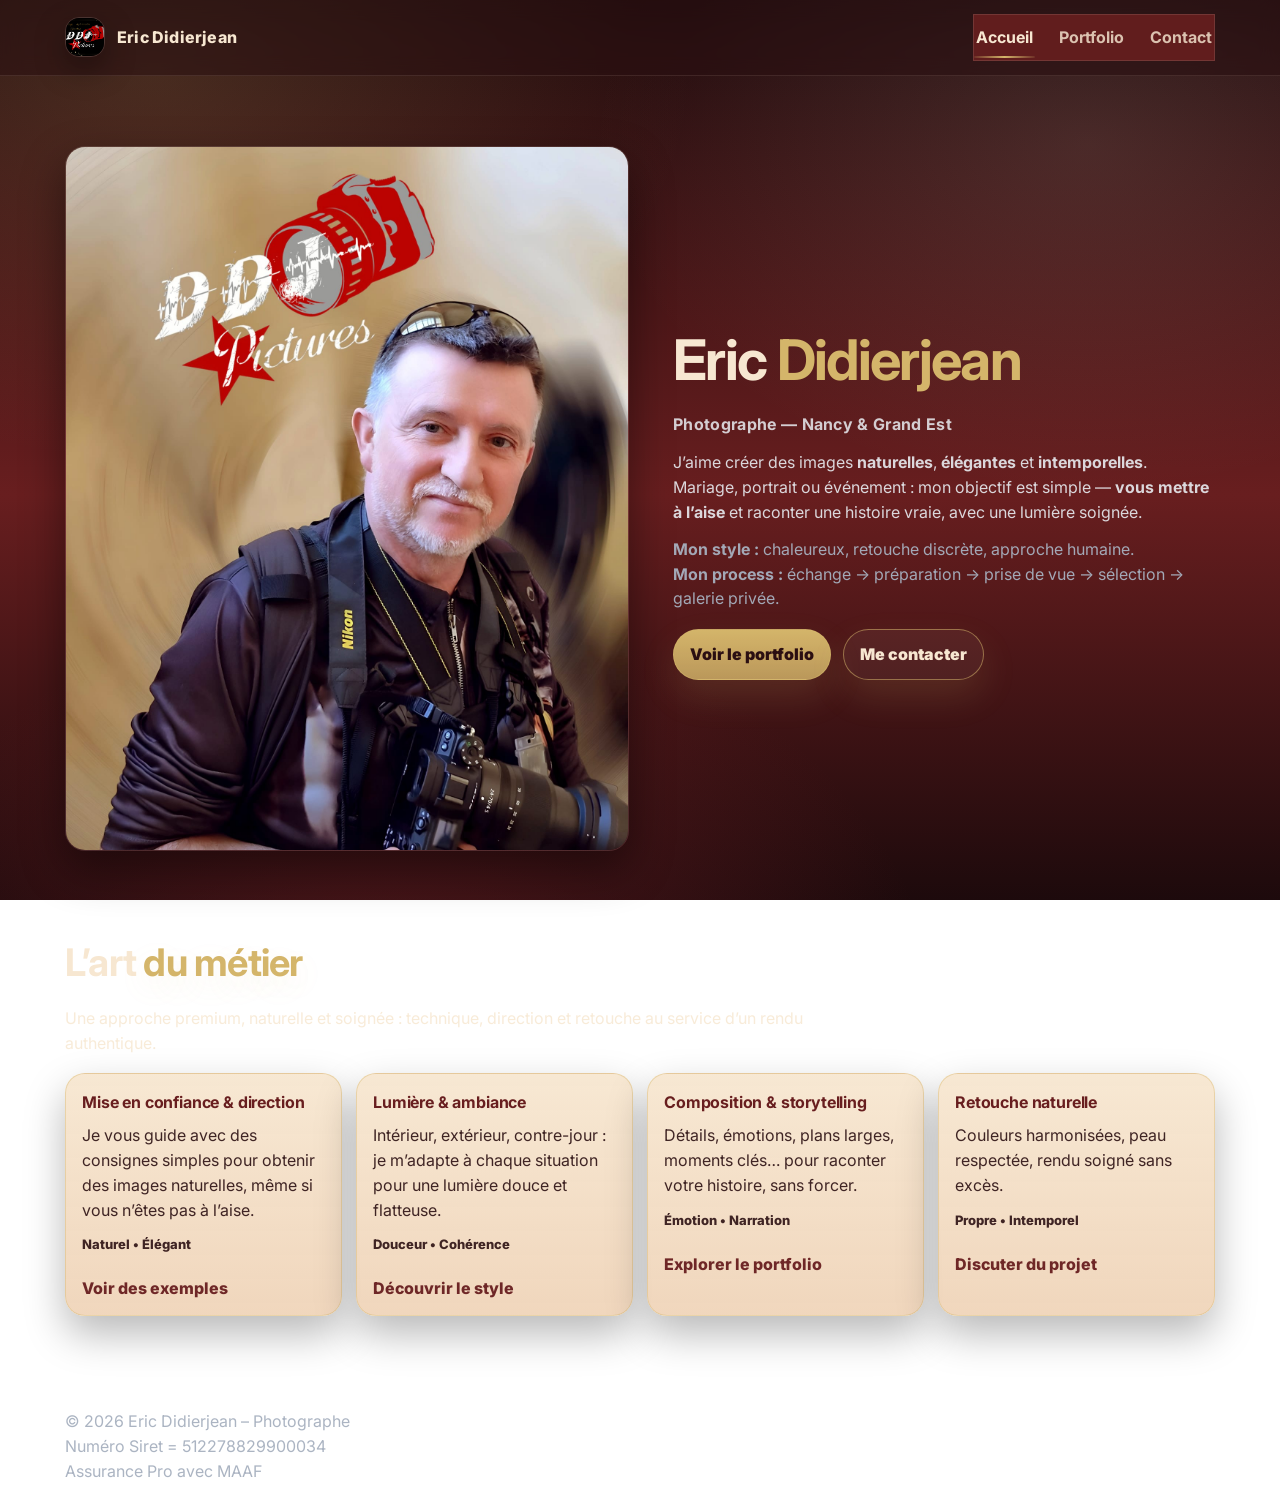
<file: index.html>
<!DOCTYPE html>
<html lang="fr">
<head>
  <meta charset="UTF-8" />
  <meta name="viewport" content="width=device-width, initial-scale=1.0" />
  <meta name="description" content="Eric Didierjean, photographe. Mariage, portrait, événementiel. Un style naturel, élégant et intemporel." />
  <meta name="theme-color" content="#0b0e14" />
  <title>Eric Didierjean – Photographe</title>

  <link rel="stylesheet" href="css/style.css" />
  <link rel="preconnect" href="https://fonts.googleapis.com" />
  <link rel="preconnect" href="https://fonts.gstatic.com" crossorigin />
  <link href="https://fonts.googleapis.com/css2?family=Inter:wght@300;400;500;600;700;800&display=swap" rel="stylesheet" />
</head>

<body>
  <a class="skip-link" href="#main">Aller au contenu</a>

  <!-- HEADER -->
  <header class="header" id="header">
    <nav class="navbar" aria-label="Navigation principale">
      <div class="container nav-container">
        <a href="index.html" class="nav-logo" aria-label="Retour à l'accueil">
          <img src="images/logo.jpeg" alt="Eric Didierjean Photographe" />
          <span>Eric Didierjean</span>
        </a>

        <button
          class="hamburger"
          id="hamburger"
          type="button"
          aria-label="Ouvrir le menu"
          aria-controls="nav-menu"
          aria-expanded="false"
        >
          <span class="bar"></span>
          <span class="bar"></span>
          <span class="bar"></span>
        </button>

        <div class="nav-menu" id="nav-menu">
          <a href="index.html" class="nav-link active">Accueil</a>
          <a href="portfolio.html" class="nav-link">Portfolio</a>
          <a href="contact.html" class="nav-link">Contact</a>
        </div>
      </div>
    </nav>
  </header>

  <!-- Backdrop mobile (menu) -->
  <div class="nav-backdrop" id="nav-backdrop" aria-hidden="true"></div>

  <main id="main">
    <!-- HERO / PRESENTATION -->
    <section class="hero hero-profile">
      <div class="container hero-grid">
        <div class="hero-photo">
          <img src="images/presentation.jpeg" alt="Portrait d’Eric Didierjean, photographe" loading="eager" decoding="async" />
        </div>

        <div class="hero-text">
          <h1>Eric <span>Didierjean</span></h1>
          <h2>Photographe — Nancy & Grand Est</h2>

          <p class="hero-intro">
            J’aime créer des images <strong>naturelles</strong>, <strong>élégantes</strong> et <strong>intemporelles</strong>.
            <br />
            Mariage, portrait ou événement : mon objectif est simple —
            <strong>vous mettre à l’aise</strong> et raconter une histoire vraie, avec une lumière soignée.
          </p>

          <p class="hero-muted">
            <strong>Mon style :</strong> chaleureux, retouche discrète, approche humaine.
            <br />
            <strong>Mon process :</strong> échange → préparation → prise de vue → sélection → galerie privée.
          </p>

          <div class="hero-actions">
            <a href="portfolio.html" class="cta-button">Voir le portfolio</a>
            <a href="contact.html" class="cta-button cta-outline">Me contacter</a>
          </div>
        </div>
      </div>
    </section>

    <!-- ART DU METIER / COMPETENCES -->
    <section class="craft reveal">
      <div class="container">
        <h2 class="section-title">L’art <span>du métier</span></h2>

        <p class="craft-intro">
          Une approche premium, naturelle et soignée : technique, direction et retouche au service d’un rendu authentique.
        </p>

        <div class="services-grid">
          <div class="service-card">
            <h3>Mise en confiance & direction</h3>
            <p>Je vous guide avec des consignes simples pour obtenir des images naturelles, même si vous n’êtes pas à l’aise.</p>
            <p class="service-price">Naturel • Élégant</p>
            <a href="portfolio.html" class="service-link">Voir des exemples</a>
          </div>

          <div class="service-card">
            <h3>Lumière & ambiance</h3>
            <p>Intérieur, extérieur, contre-jour : je m’adapte à chaque situation pour une lumière douce et flatteuse.</p>
            <p class="service-price">Douceur • Cohérence</p>
            <a href="portfolio.html" class="service-link">Découvrir le style</a>
          </div>

          <div class="service-card">
            <h3>Composition & storytelling</h3>
            <p>Détails, émotions, plans larges, moments clés… pour raconter votre histoire, sans forcer.</p>
            <p class="service-price">Émotion • Narration</p>
            <a href="portfolio.html" class="service-link">Explorer le portfolio</a>
          </div>

          <div class="service-card">
            <h3>Retouche naturelle</h3>
            <p>Couleurs harmonisées, peau respectée, rendu soigné sans excès.</p>
            <p class="service-price">Propre • Intemporel</p>
            <a href="contact.html" class="service-link">Discuter du projet</a>
          </div>
        </div>
      </div>
    </section>
  </main>

  <footer class="footer">
    <div class="container">
      <p>&copy; 2026 Eric Didierjean – Photographe<br>Numéro Siret = 512278829900034<br>Assurance Pro avec MAAF</p>
    </div>
  </footer>

  <script src="js/script.js?v=8" defer></script>
</body>
</html>
</file>
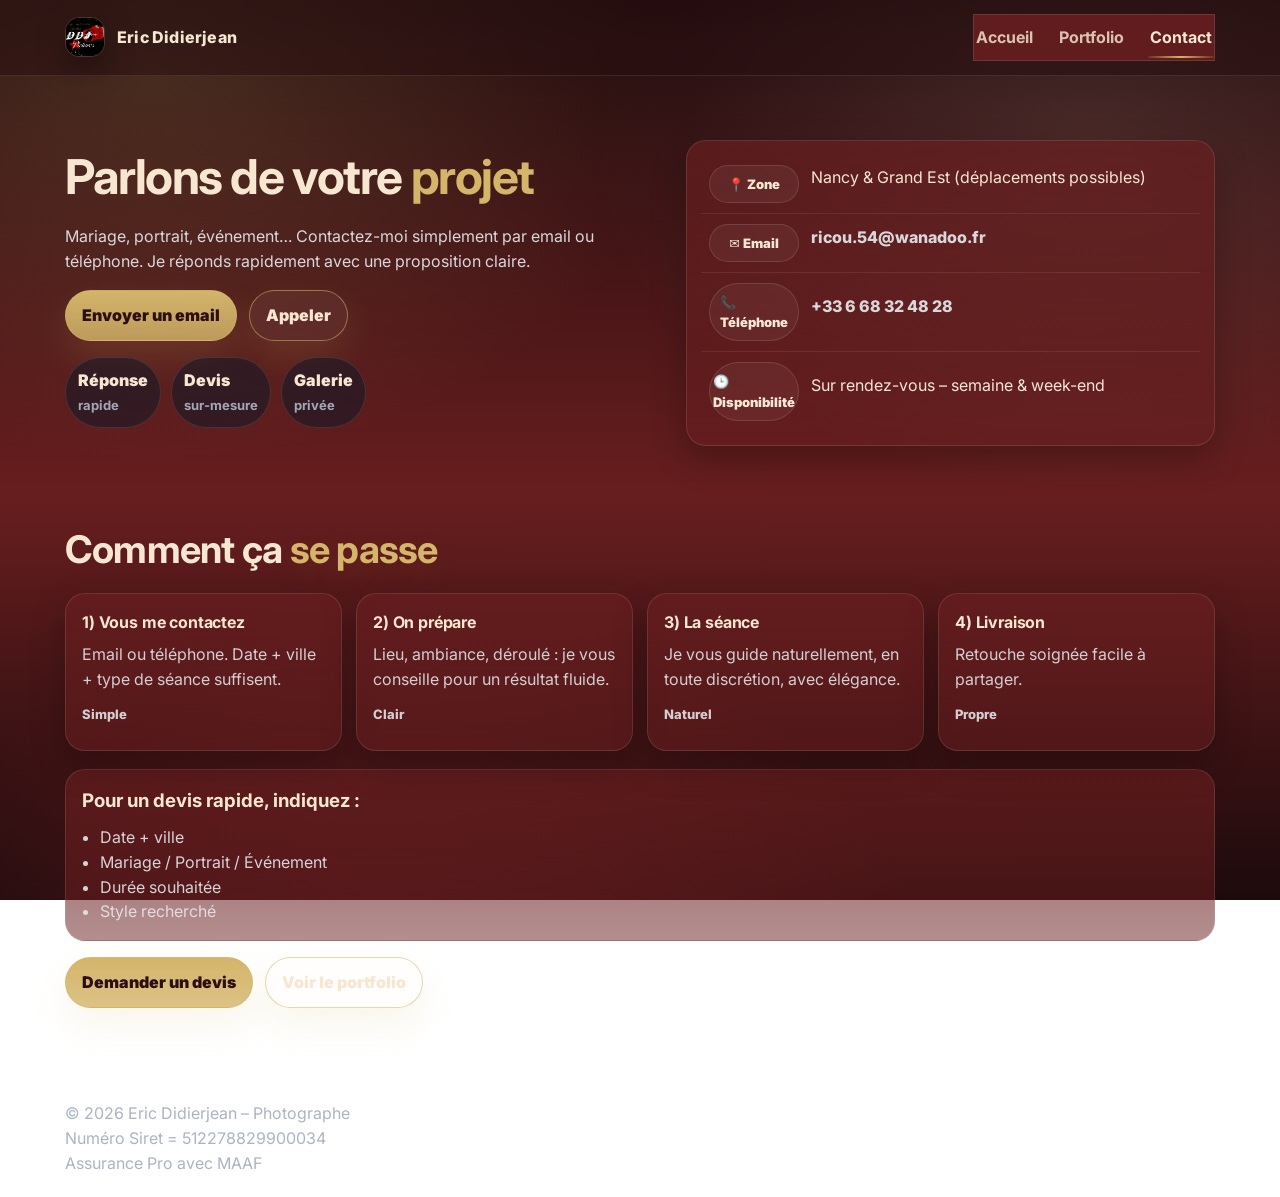
<file: contact.html>
<!DOCTYPE html>
<html lang="fr">
<head>
  <meta charset="UTF-8" />
  <title>Contact – Eric Didierjean</title>
  <meta name="viewport" content="width=device-width, initial-scale=1.0" />
  <meta name="description" content="Contactez Eric Didierjean, photographe à Nancy. Email, téléphone, zone de déplacement." />
  <meta name="theme-color" content="#0b0e14" />

  <link rel="stylesheet" href="css/style.css" />
  <link rel="preconnect" href="https://fonts.googleapis.com" />
  <link rel="preconnect" href="https://fonts.gstatic.com" crossorigin />
  <link href="https://fonts.googleapis.com/css2?family=Inter:wght@300;400;500;600;700;800&display=swap" rel="stylesheet" />
</head>

<body>
  <a class="skip-link" href="#main">Aller au contenu</a>

  <header class="header" id="header">
    <nav class="navbar" aria-label="Navigation principale">
      <div class="container nav-container">
        <a href="index.html" class="nav-logo" aria-label="Retour à l'accueil">
          <img src="images/logo.jpeg" alt="Eric Didierjean Photographe" />
          <span>Eric Didierjean</span>
        </a>

        <button
          class="hamburger"
          id="hamburger"
          type="button"
          aria-label="Ouvrir le menu"
          aria-controls="nav-menu"
          aria-expanded="false"
        >
          <span class="bar"></span>
          <span class="bar"></span>
          <span class="bar"></span>
        </button>

        <div class="nav-menu" id="nav-menu">
          <a href="index.html" class="nav-link">Accueil</a>
          <a href="portfolio.html" class="nav-link">Portfolio</a>
          <a href="contact.html" class="nav-link active">Contact</a>
        </div>
      </div>
    </nav>
  </header>

  <div class="nav-backdrop" id="nav-backdrop" aria-hidden="true"></div>

  <main id="main">
    <!-- HERO CONTACT -->
    <section class="contact-hero">
      <div class="container contact-hero-grid">
        <div class="contact-hero-text">
          <h1>Parlons de votre <span>projet</span></h1>

          <p class="contact-hero-lead">
            Mariage, portrait, événement…
            Contactez-moi simplement par email ou téléphone.
            Je réponds rapidement avec une proposition claire.
          </p>

          <div class="contact-actions">
            <a class="cta-button" href="mailto:ricou.54@wanadoo.fr?subject=Demande%20de%20devis%20photo">Envoyer un email</a>
            <a class="cta-button cta-outline" href="tel:+33668324828">Appeler</a>
          </div>

          <div class="contact-mini">
            <div class="contact-mini-item"><strong>Réponse</strong><span>rapide</span></div>
            <div class="contact-mini-item"><strong>Devis</strong><span>sur-mesure</span></div>
            <div class="contact-mini-item"><strong>Galerie</strong><span>privée</span></div>
          </div>
        </div>

        <div class="contact-hero-card">
          <div class="contact-card-line">
            <div class="contact-pill">📍 Zone</div>
            <p>Nancy & Grand Est (déplacements possibles)</p>
          </div>

          <div class="contact-card-line">
            <div class="contact-pill">✉️ Email</div>
            <p><a class="contact-link" href="mailto:ricou.54@wanadoo.fr">ricou.54@wanadoo.fr</a></p>
          </div>

          <div class="contact-card-line">
            <div class="contact-pill">📞 Téléphone</div>
            <p><a class="contact-link" href="tel:+33668324828">+33 6 68 32 48 28</a></p>
          </div>

          <div class="contact-card-line">
            <div class="contact-pill">🕒 Disponibilité</div>
            <p>Sur rendez-vous – semaine & week-end</p>
          </div>
        </div>
      </div>
    </section>

    <!-- COMMENT ÇA SE PASSE -->
    <section class="contact-content reveal">
      <div class="container">
        <h2 class="section-title">Comment ça <span>se passe</span></h2>

        <div class="services-grid">
          <div class="service-card">
            <h3>1) Vous me contactez</h3>
            <p>Email ou téléphone. Date + ville + type de séance suffisent.</p>
            <p class="service-price">Simple</p>
          </div>

          <div class="service-card">
            <h3>2) On prépare</h3>
            <p>Lieu, ambiance, déroulé : je vous conseille pour un résultat fluide.</p>
            <p class="service-price">Clair</p>
          </div>

          <div class="service-card">
            <h3>3) La séance</h3>
            <p>Je vous guide naturellement, en toute discrétion, avec élégance.</p>
            <p class="service-price">Naturel</p>
          </div>

          <div class="service-card">
            <h3>4) Livraison</h3>
            <p>Retouche soignée facile à partager.</p>
            <p class="service-price">Propre</p>
          </div>
        </div>

        <div class="contact-note">
          <h3>Pour un devis rapide, indiquez :</h3>
          <ul>
            <li>Date + ville</li>
            <li>Mariage / Portrait / Événement</li>
            <li>Durée souhaitée</li>
            <li>Style recherché</li>
          </ul>
        </div>

        <div class="contact-bottom-cta">
          <a class="cta-button" href="mailto:ricou.54@wanadoo.fr?subject=Demande%20de%20devis%20photo">Demander un devis</a>
          <a class="cta-button cta-outline" href="portfolio.html">Voir le portfolio</a>
        </div>
      </div>
    </section>
  </main>

  <footer class="footer">
    <div class="container">
      <p>&copy; 2026 Eric Didierjean – Photographe<br />Numéro Siret = 512278829900034<br>Assurance Pro avec MAAF</p>
    </div>
  </footer>

  <script src="js/script.js?v=8" defer></script>
</body>
</html>
</file>
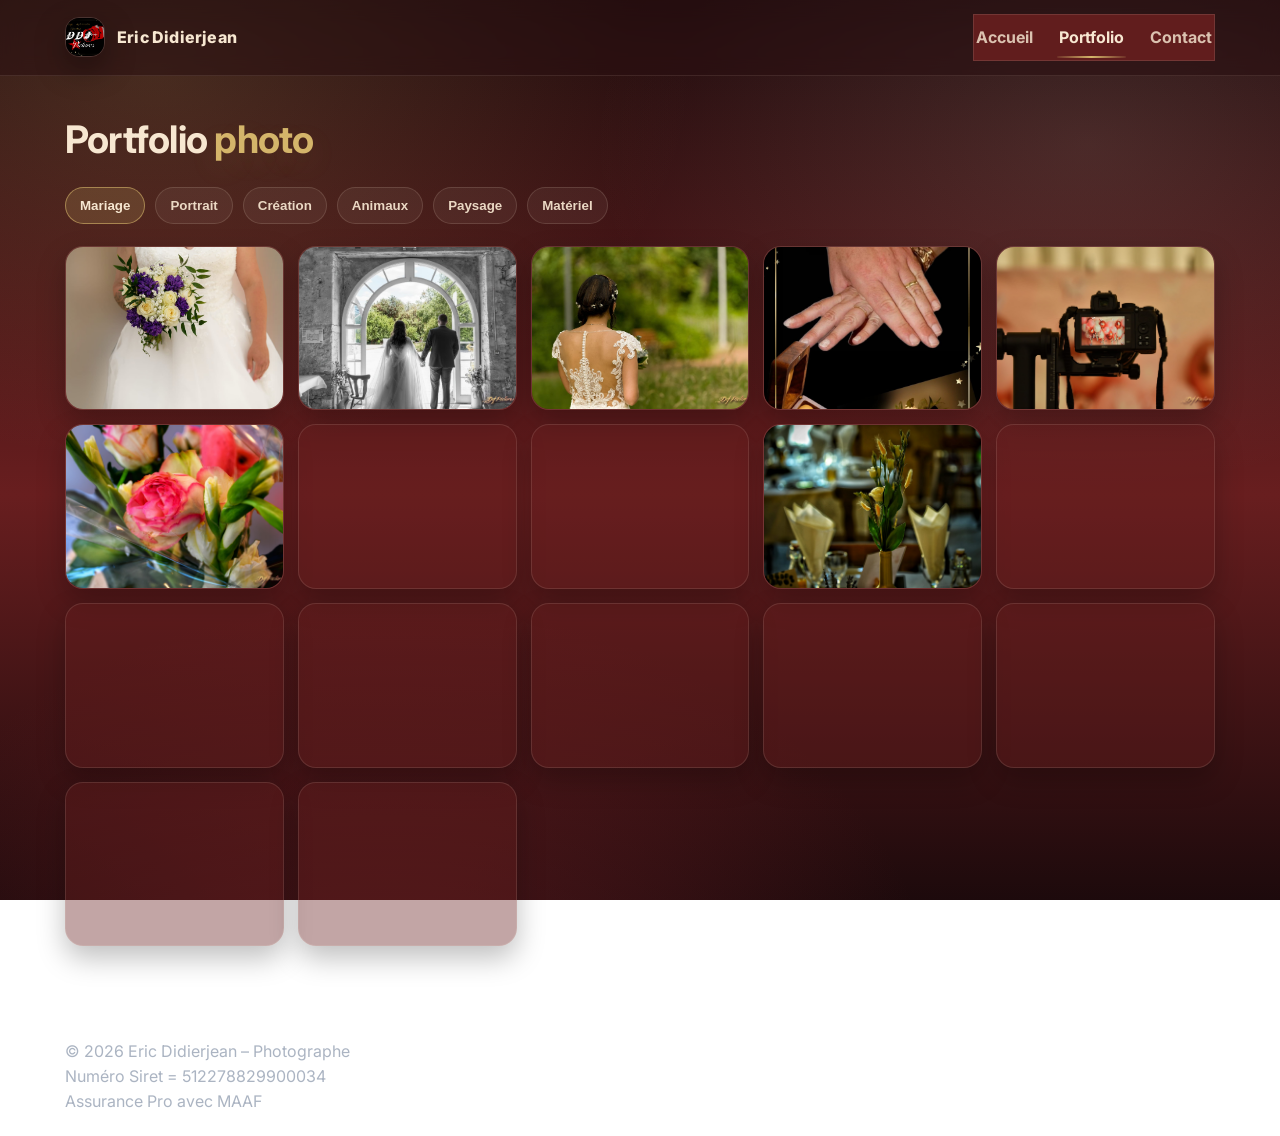
<file: portfolio.html>
<!DOCTYPE html>
<html lang="fr">
<head>
  <meta charset="UTF-8" />
  <meta name="viewport" content="width=device-width, initial-scale=1.0" />
  <meta name="description" content="Portfolio photo : mariage, portraits, événementiel, animaux et paysages." />
  <meta name="theme-color" content="#0b0e14" />
  <title>Portfolio – Eric Didierjean</title>

  <link rel="stylesheet" href="css/style.css" />
  <link rel="preconnect" href="https://fonts.googleapis.com" />
  <link rel="preconnect" href="https://fonts.gstatic.com" crossorigin />
  <link href="https://fonts.googleapis.com/css2?family=Inter:wght@300;400;500;600;700;800&display=swap" rel="stylesheet" />
</head>

<body>
  <a class="skip-link" href="#main">Aller au contenu</a>

  <header class="header" id="header">
    <nav class="navbar" aria-label="Navigation principale">
      <div class="container nav-container">
        <a href="index.html" class="nav-logo" aria-label="Retour à l'accueil">
          <img src="images/logo.jpeg" alt="Eric Didierjean Photographe" />
          <span>Eric Didierjean</span>
        </a>

        <button
          class="hamburger"
          id="hamburger"
          type="button"
          aria-label="Ouvrir le menu"
          aria-controls="nav-menu"
          aria-expanded="false"
        >
          <span class="bar"></span>
          <span class="bar"></span>
          <span class="bar"></span>
        </button>

        <div class="nav-menu" id="nav-menu">
          <a href="index.html" class="nav-link">Accueil</a>
          <a href="portfolio.html" class="nav-link active">Portfolio</a>
          <a href="contact.html" class="nav-link">Contact</a>
        </div>
      </div>
    </nav>
  </header>

  <div class="nav-backdrop" id="nav-backdrop" aria-hidden="true"></div>

  <main id="main">
    <section class="portfolio">
      <div class="container">
        <h1 class="section-title">Portfolio <span>photo</span></h1>

        <!-- FILTRES (sans "Tous") -->
        <div class="portfolio-filters" role="group" aria-label="Filtres portfolio">
          <button type="button" class="filter-btn active" data-filter="mariage" aria-pressed="true">Mariage</button>
          <button type="button" class="filter-btn" data-filter="portrait" aria-pressed="false">Portrait</button>
          <button type="button" class="filter-btn" data-filter="creation" aria-pressed="false">Création</button>
          <button type="button" class="filter-btn" data-filter="animaux" aria-pressed="false">Animaux</button>
          <button type="button" class="filter-btn" data-filter="paysage" aria-pressed="false">Paysage</button>
		  <button type="button" class="filter-btn" data-filter="materiel" aria-pressed="false">Matériel</button>
        </div>

        <!-- GALERIE -->
        <div class="gallery-grid" aria-label="Galerie photos">
          <div class="gallery-item mariage"><img src="images/bouquet.jpeg" alt="" loading="lazy" decoding="async" /></div>
          <div class="gallery-item mariage"><img src="images/mariage.jpeg" alt="" loading="lazy" decoding="async" /></div>
          <div class="gallery-item mariage"><img src="images/dos.jpeg" alt="" loading="lazy" decoding="async" /></div>
          <div class="gallery-item mariage"><img src="images/mariage12.jpeg" alt="" loading="lazy" decoding="async" /></div>
          <div class="gallery-item event"><img src="images/gateau.jpeg" alt="" loading="lazy" decoding="async" /></div>
          <div class="gallery-item event"><img src="images/coeur.jpeg" alt="" loading="lazy" decoding="async" /></div>

          <div class="gallery-item animaux"><img src="images/oiseau.jpeg" alt="" loading="lazy" decoding="async" /></div>
          <div class="gallery-item animaux"><img src="images/oiseau1.jpeg" alt="" loading="lazy" decoding="async" /></div>
          <div class="gallery-item animaux"><img src="images/oiseau2.jpeg" alt="" loading="lazy" decoding="async" /></div>
          <div class="gallery-item animaux"><img src="images/renard.jpeg" alt="" loading="lazy" decoding="async" /></div>
		  <div class="gallery-item animaux"><img src="images/renard6.jpeg" alt="" loading="lazy" decoding="async"  /></div>

          <div class="gallery-item paysage"><img src="images/placestan.jpeg" alt="" loading="lazy" decoding="async" /></div>
		  <div class="gallery-item paysage"><img src="images/paysage1.jpeg" alt="" loading="lazy" decoding="async" /></div>
		  <div class="gallery-item paysage"><img src="images/paysage2.jpeg" alt="" loading="lazy" decoding="async" /></div>
		  <div class="gallery-item paysage"><img src="images/paysage3.jpeg" alt="" loading="lazy" decoding="async" /></div>
		  <div class="gallery-item paysage"><img src="images/paysage4.jpeg" alt="" loading="lazy" decoding="async" /></div>
		  <div class="gallery-item paysage"><img src="images/paysage5.jpeg" alt="" loading="lazy" decoding="async" /></div>
		  <div class="gallery-item paysage"><img src="images/paysage6.jpeg" alt="" loading="lazy" decoding="async" /></div>
		  <div class="gallery-item paysage"><img src="images/paysage7.jpeg" alt="" loading="lazy" decoding="async" /></div>
		  <div class="gallery-item paysage"><img src="images/paysage8.jpeg" alt="" loading="lazy" decoding="async" /></div>
		  <div class="gallery-item paysage"><img src="images/paysage9.jpeg" alt="" loading="lazy" decoding="async" /></div>
		  <div class="gallery-item paysage"><img src="images/paysage10.jpeg" alt="" loading="lazy" decoding="async" /></div>
		  <div class="gallery-item paysage"><img src="images/paysage11.jpeg" alt="" loading="lazy" decoding="async" /></div>
		  
          <div class="gallery-item animaux"><img src="images/abeille.jpeg" alt="" loading="lazy" decoding="async" /></div>
          <div class="gallery-item animaux"><img src="images/oiseau3.jpeg" alt="" loading="lazy" decoding="async" /></div>
          <div class="gallery-item animaux"><img src="images/oiseau4.jpeg" alt="" loading="lazy" decoding="async" /></div>
          <div class="gallery-item animaux"><img src="images/oiseau5.jpeg" alt="" loading="lazy" decoding="async" /></div>
          <div class="gallery-item animaux"><img src="images/oiseau6.jpeg" alt="" loading="lazy" decoding="async" /></div>
          <div class="gallery-item animaux"><img src="images/oiseau7.jpeg" alt="" loading="lazy" decoding="async" /></div>
          <div class="gallery-item animaux"><img src="images/oiseau8.jpeg" alt="" loading="lazy" decoding="async" /></div>
          <div class="gallery-item animaux"><img src="images/oiseau9.jpeg" alt="" loading="lazy" decoding="async" /></div>
          <div class="gallery-item animaux"><img src="images/oiseau10.jpeg" alt="" loading="lazy" decoding="async" /></div>
		  <div class="gallery-item animaux"><img src="images/oiseau14.jpeg" alt="" loading="lazy" decoding="async" /></div>
		  <div class="gallery-item animaux"><img src="images/oiseau15.jpeg" alt="" loading="lazy" decoding="async" /></div>
		  <div class="gallery-item animaux"><img src="images/oiseau16.jpeg" alt="" loading="lazy" decoding="async" /></div>

          <div class="gallery-item animaux"><img src="images/renard1.jpeg" alt="" loading="lazy" decoding="async" /></div>
          <div class="gallery-item animaux"><img src="images/renard2.jpeg" alt="" loading="lazy" decoding="async" /></div>
          <div class="gallery-item animaux"><img src="images/lapin.jpeg" alt="" loading="lazy" decoding="async" /></div>

          <div class="gallery-item animaux"><img src="images/ecureuil2.jpeg" alt="" loading="lazy" decoding="async" /></div>
          <div class="gallery-item animaux"><img src="images/ecureuil3.jpeg" alt="" loading="lazy" decoding="async" /></div>
          <div class="gallery-item animaux"><img src="images/ecureuil4.jpeg" alt="" loading="lazy" decoding="async" /></div>

          <div class="gallery-item animaux"><img src="images/aigle.jpeg" alt="" loading="lazy" decoding="async" /></div>
          <div class="gallery-item animaux"><img src="images/aigle1.jpeg" alt="" loading="lazy" decoding="async" /></div>

          <div class="gallery-item event"><img src="images/fa1.jpeg" alt="" loading="lazy" decoding="async" /></div>
          <div class="gallery-item event"><img src="images/fa2.jpeg" alt="" loading="lazy" decoding="async" /></div>
          <div class="gallery-item event"><img src="images/fa3.jpeg" alt="" loading="lazy" decoding="async" /></div>
          <div class="gallery-item event"><img src="images/fa4.jpeg" alt="" loading="lazy" decoding="async" /></div>

          <div class="gallery-item paysage"><img src="images/placestan1.jpeg" alt="" loading="lazy" decoding="async" /></div>

          <div class="gallery-item animaux"><img src="images/herisson.jpeg" alt="" loading="lazy" decoding="async" /></div>
          <div class="gallery-item animaux"><img src="images/oiseau11.jpeg" alt="" loading="lazy" decoding="async" /></div>
          <div class="gallery-item animaux"><img src="images/oiseau12.jpeg" alt="" loading="lazy" decoding="async" /></div>
          <div class="gallery-item animaux"><img src="images/oiseau13.jpeg" alt="" loading="lazy" decoding="async" /></div>
          <div class="gallery-item animaux"><img src="images/canard.jpeg" alt="" loading="lazy" decoding="async" /></div>
          <div class="gallery-item animaux"><img src="images/bambi.jpeg" alt="" loading="lazy" decoding="async" /></div>

          <div class="gallery-item paysage"><img src="images/placestan3.jpeg" alt="" loading="lazy" decoding="async" /></div>

          <div class="gallery-item mariage"><img src="images/mariage1.jpeg" alt="" loading="lazy" decoding="async" /></div>
          <div class="gallery-item mariage"><img src="images/mariage2.jpeg" alt="" loading="lazy" decoding="async" /></div>
          <div class="gallery-item mariage"><img src="images/mariage3.jpeg" alt="" loading="lazy" decoding="async" /></div>
          <div class="gallery-item mariage"><img src="images/mariage4.jpeg" alt="" loading="lazy" decoding="async" /></div>
          <div class="gallery-item mariage"><img src="images/mariage5.jpeg" alt="" loading="lazy" decoding="async" /></div>
          <div class="gallery-item mariage"><img src="images/mariage6.jpeg" alt="" loading="lazy" decoding="async" /></div>
          <div class="gallery-item mariage"><img src="images/mariage7.jpeg" alt="" loading="lazy" decoding="async" /></div>
          <div class="gallery-item mariage"><img src="images/mariage8.jpeg" alt="" loading="lazy" decoding="async" /></div>
          <div class="gallery-item mariage"><img src="images/mariage9.jpeg" alt="" loading="lazy" decoding="async" /></div>
          <div class="gallery-item mariage"><img src="images/mariage10.jpeg" alt="" loading="lazy" decoding="async" /></div>
          <div class="gallery-item mariage"><img src="images/mariage11.jpeg" alt="" loading="lazy" decoding="async" /></div>

          <div class="gallery-item mariage"><img src="images/portrait1.jpeg" alt="" loading="lazy" decoding="async" /></div>
          <div class="gallery-item portrait"><img src="images/portrait2.jpeg" alt="" loading="lazy" decoding="async" /></div>
          <div class="gallery-item portrait"><img src="images/portrait3.jpeg" alt="" loading="lazy" decoding="async" /></div>
          <div class="gallery-item portrait"><img src="images/portrait4.jpeg" alt="" loading="lazy" decoding="async" /></div>
          <div class="gallery-item portrait"><img src="images/portrait5.jpeg" alt="" loading="lazy" decoding="async" /></div>
          <div class="gallery-item portrait"><img src="images/portrait6.jpeg" alt="" loading="lazy" decoding="async" /></div>
          <div class="gallery-item portrait"><img src="images/portrait7.jpeg" alt="" loading="lazy" decoding="async" /></div>
          <div class="gallery-item portrait"><img src="images/portrait8.jpeg" alt="" loading="lazy" decoding="async" /></div>
          <div class="gallery-item portrait"><img src="images/portrait9.jpeg" alt="" loading="lazy" decoding="async" /></div>
          <div class="gallery-item portrait"><img src="images/portrait10.jpeg" alt="" loading="lazy" decoding="async" /></div>
          <div class="gallery-item portrait"><img src="images/portrait11.jpeg" alt="" loading="lazy" decoding="async" /></div>
		  <div class="gallery-item portrait"><img src="images/veni1.jpeg" alt="" loading="lazy" decoding="async" /></div>
		  <div class="gallery-item portrait"><img src="images/veni2.jpeg" alt="" loading="lazy" decoding="async" /></div>
		  <div class="gallery-item portrait"><img src="images/veni3.jpeg" alt="" loading="lazy" decoding="async" /></div>
		  <div class="gallery-item portrait"><img src="images/veni4.jpeg" alt="" loading="lazy" decoding="async" /></div>
		  <div class="gallery-item portrait"><img src="images/veni5.jpeg" alt="" loading="lazy" decoding="async" /></div>
		  <div class="gallery-item portrait"><img src="images/veni6.jpeg" alt="" loading="lazy" decoding="async" /></div>
		  <div class="gallery-item portrait"><img src="images/veni7.jpeg" alt="" loading="lazy" decoding="async" /></div>
		  <div class="gallery-item portrait"><img src="images/veni8.jpeg" alt="" loading="lazy" decoding="async" /></div>
		  <div class="gallery-item portrait"><img src="images/veni9.jpeg" alt="" loading="lazy" decoding="async" /></div>
		  <div class="gallery-item portrait"><img src="images/veni10.jpeg" alt="" loading="lazy" decoding="async" /></div>
		  <div class="gallery-item portrait"><img src="images/veni11.jpeg" alt="" loading="lazy" decoding="async" /></div>
		  <div class="gallery-item portrait"><img src="images/veni12.jpeg" alt="" loading="lazy" decoding="async" /></div>
		  <div class="gallery-item portrait"><img src="images/marina1.jpeg" alt="" loading="lazy" decoding="async" /></div>
			<div class="gallery-item portrait"><img src="images/marina2.jpeg" alt="" loading="lazy" decoding="async" /></div>
			<div class="gallery-item portrait"><img src="images/marina3.jpeg" alt="" loading="lazy" decoding="async" /></div>
			<div class="gallery-item portrait"><img src="images/marina4.jpeg" alt="" loading="lazy" decoding="async" /></div>
			<div class="gallery-item portrait"><img src="images/marina5.jpeg" alt="" loading="lazy" decoding="async" /></div>
			<div class="gallery-item portrait"><img src="images/marina6.jpeg" alt="" loading="lazy" decoding="async" /></div>

          <div class="gallery-item mariage"><img src="images/bouquet2.jpeg" alt="" loading="lazy" decoding="async" /></div>
          <div class="gallery-item paysage"><img src="images/lieu.jpeg" alt="" loading="lazy" decoding="async" /></div>
          <div class="gallery-item creation"><img src="images/montage.jpeg" alt="" loading="lazy" decoding="async" /></div>
		  <div class="gallery-item creation"><img src="images/creation.jpeg" alt="" loading="lazy" decoding="async" /></div>
		  <div class="gallery-item creation"><img src="images/creation1.jpeg" alt="" loading="lazy" decoding="async" /></div>
		  
		  <div class="gallery-item materiel"><img src="images/materiel.jpeg" alt="" loading="lazy" decoding="async" /></div>
		  <div class="gallery-item materiel"><img src="images/materiel1.jpeg" alt="" loading="lazy" decoding="async" /></div>
		  <div class="gallery-item materiel"><img src="images/materiel2.jpeg" alt="" loading="lazy" decoding="async"  /></div>
		  
        </div>
      </div>
    </section>
  </main>

  <!-- LIGHTBOX -->
  <div class="lightbox" id="lightbox" aria-hidden="true">
    <div class="lightbox-inner" role="dialog" aria-modal="true" aria-label="Agrandissement photo">
      <div class="lightbox-toolbar">
        <div class="lightbox-caption" id="lightbox-caption"></div>
        <button class="lightbox-close" type="button" aria-label="Fermer">&times;</button>
      </div>

      <div class="lightbox-stage">
        <img class="lightbox-img" alt="" />

        <div class="lightbox-nav" aria-hidden="false">
          <button class="lightbox-btn" type="button" data-lb="prev" aria-label="Photo précédente">‹</button>
          <button class="lightbox-btn" type="button" data-lb="next" aria-label="Photo suivante">›</button>
        </div>
      </div>
    </div>
  </div>

  <footer class="footer">
    <div class="container">
      <p>&copy; 2026 Eric Didierjean – Photographe<br />Numéro Siret = 512278829900034<br>Assurance Pro avec MAAF</p>
    </div>
  </footer>

  <script src="js/script.js?v=9" defer></script>
</body>
</html>
</file>
<file: css/style.css>
:root{
  --bg: #0b0e14;
  --panel: rgba(17, 24, 39, 0.72);
  --panel-strong: rgba(17, 24, 39, 0.88);
  --text: #e5e7eb;
  --muted: #a7b0bf;
  --gold: #d4b56a;
  --border: rgba(255,255,255,.10);
  --shadow: 0 18px 44px rgba(0,0,0,.45);
  --radius: 20px;
  --radius-sm: 14px;
  --max: 1150px;
}

*{ box-sizing:border-box; }
html{ scroll-behavior:smooth; }
body{
  margin:0;
  font-family: Inter, system-ui, -apple-system, Segoe UI, Roboto, Arial, sans-serif;
  color: var(--text);
  background:
    radial-gradient(1100px 700px at 18% -10%, rgba(212,181,106,.16), transparent 55%),
    radial-gradient(900px 700px at 90% 10%, rgba(88,140,255,.10), transparent 60%),
    radial-gradient(800px 600px at 40% 110%, rgba(212,181,106,.10), transparent 60%),
    var(--bg);
  line-height:1.55;
}

img{ max-width:100%; display:block; }
a{ color:inherit; text-decoration:none; }
p{ margin:0 0 12px; }

.container{
  width: min(var(--max), calc(100% - 2 * clamp(18px, 4vw, 32px)));
  margin-inline:auto;
}

.skip-link{
  position:absolute;
  left:-999px;
  top:10px;
  padding:10px 14px;
  border-radius:999px;
  background: rgba(255,255,255,.92);
  color:#111827;
  font-weight:800;
  z-index:9999;
}
.skip-link:focus{ left:16px; }

/* Header / nav */
.header{
  position: sticky;
  top: 0;
  z-index: 50;
  border-bottom: 1px solid rgba(255,255,255,.08);
  background: rgba(11,14,20,.42);
  backdrop-filter: blur(10px);
}
.header.is-scrolled{
  background: rgba(11,14,20,.72);
}

.nav-container{
  display:flex;
  align-items:center;
  justify-content:space-between;
  gap: 14px;
  padding: 14px 0;
}

.nav-logo{
  display:flex;
  align-items:center;
  gap: 12px;
  font-weight: 800;
  letter-spacing: .2px;
}
.nav-logo img{
  width: 40px;
  height: 40px;
  border-radius: 14px;
  object-fit: cover;
  border: 1px solid rgba(255,255,255,.12);
  box-shadow: 0 12px 30px rgba(0,0,0,.35);
}

.nav-menu{
  display:flex;
  align-items:center;
  gap: 22px;
}

.nav-link{
  color: var(--muted);
  font-weight: 700;
  padding: 10px 2px;
  position: relative;
}
.nav-link:hover{ color: var(--text); }
.nav-link.active{ color: var(--text); }
.nav-link.active::after{
  content:"";
  position:absolute;
  left:0;
  right:0;
  bottom: 2px;
  height: 2px;
  background: linear-gradient(90deg, rgba(212,181,106,.15), rgba(212,181,106,1), rgba(212,181,106,.15));
  border-radius: 999px;
}

.hamburger{
  display:none;
  width: 46px;
  height: 46px;
  border-radius: 16px;
  border: 1px solid rgba(255,255,255,.12);
  background: rgba(255,255,255,.04);
  cursor:pointer;
  align-items:center;
  justify-content:center;
  flex-direction:column;
  gap: 6px;
}
.hamburger .bar{
  width: 20px;
  height: 2px;
  background: var(--text);
  border-radius: 999px;
  transition: transform .2s ease, opacity .2s ease;
}

/* Backdrop */
.nav-backdrop{
  position: fixed;
  inset: 0;
  background: rgba(0,0,0,.55);
  opacity: 0;
  pointer-events: none;
  transition: opacity .18s ease;
  z-index: 40;
}
.nav-backdrop.is-open{
  opacity: 1;
  pointer-events: auto;
}

/* Mobile nav */
@media (max-width: 860px){
  .hamburger{ display:flex; }

  .nav-menu{
    position: fixed;
    left: 16px;
    right: 16px;
    top: 74px;
    display:flex;
    flex-direction:column;
    align-items: stretch;
    gap: 6px;
    padding: 10px;
    border-radius: 18px;
    border: 1px solid rgba(255,255,255,.12);
    background: rgba(17,24,39,.90);
    backdrop-filter: blur(10px);
    box-shadow: var(--shadow);

    transform: translateY(-10px);
    opacity: 0;
    pointer-events: none;
    transition: transform .18s ease, opacity .18s ease;
    z-index: 45;
  }
  .nav-menu.is-open{
    transform: translateY(0);
    opacity: 1;
    pointer-events: auto;
  }

  .nav-link{
    padding: 14px 12px;
    border-radius: 14px;
    background: rgba(255,255,255,.03);
  }
  .nav-link.active::after{ display:none; }
}

/* Buttons */
.cta-button{
  display:inline-flex;
  align-items:center;
  justify-content:center;
  gap: 10px;
  padding: 12px 16px;
  border-radius: 999px;
  border: 1px solid rgba(212,181,106,.45);
  background: linear-gradient(180deg, rgba(212,181,106,1), rgba(212,181,106,.84));
  color: #0b0e14;
  font-weight: 900;
  box-shadow: 0 16px 36px rgba(212,181,106,.12);
  transition: transform .15s ease, filter .15s ease;
}
.cta-button:hover{ transform: translateY(-1px); filter: brightness(1.03); }
.cta-button:active{ transform: translateY(0); }

.cta-outline{
  background: transparent;
  color: var(--gold);
  border: 1px solid rgba(212,181,106,.65);
  box-shadow: none;
}

/* Titles / sections */
.section-title{
  font-size: clamp(26px, 4vw, 38px);
  margin: 0 0 14px;
  letter-spacing: -0.02em;
}
.section-title span{ color: var(--gold); }

.hero{
  padding: clamp(30px, 6vw, 70px) 0;
}
.hero-grid{
  display:grid;
  grid-template-columns: 1.02fr .98fr;
  gap: clamp(18px, 4vw, 44px);
  align-items:center;
}
.hero-photo img{
  border-radius: var(--radius);
  border: 1px solid rgba(255,255,255,.10);
  box-shadow: var(--shadow);
  width: 100%;
  aspect-ratio: 4 / 5;
  object-fit: cover;
}
.hero-text h1{
  margin: 0 0 8px;
  font-size: clamp(34px, 6vw, 56px);
  letter-spacing: -0.03em;
}
.hero-text h1 span{ color: var(--gold); }
.hero-text h2{
  margin: 0 0 14px;
  color: rgba(229,231,235,.92);
  font-weight: 700;
  font-size: 16px;
  letter-spacing: .02em;
  opacity: .95;
}
.hero-intro{ color: rgba(229,231,235,.92); }
.hero-muted{ color: rgba(167,176,191,.95); }
.hero-actions{
  display:flex;
  gap: 12px;
  flex-wrap: wrap;
  margin-top: 18px;
}

@media (max-width: 900px){
  .hero-grid{ grid-template-columns: 1fr; }
  .hero-photo img{ aspect-ratio: 16 / 10; }
}

/* Services */
.craft{
  padding: 12px 0 70px;
}
.craft-intro{
  color: rgba(167,176,191,.95);
  max-width: 820px;
  margin-bottom: 18px;
}

.services-grid{
  display:grid;
  grid-template-columns: repeat(4, 1fr);
  gap: 14px;
}
.service-card{
  background: rgba(17,24,39,.65);
  border: 1px solid rgba(255,255,255,.10);
  border-radius: var(--radius);
  padding: 16px 16px 14px;
  box-shadow: 0 14px 34px rgba(0,0,0,.25);
}
.service-card h3{
  margin: 0 0 8px;
  font-size: 16px;
  letter-spacing: -.01em;
}
.service-card p{ color: rgba(229,231,235,.88); }
.service-price{
  margin-top: 10px;
  color: rgba(212,181,106,.95);
  font-weight: 800;
  font-size: 13px;
}
.service-link{
  display:inline-block;
  margin-top: 10px;
  color: rgba(229,231,235,.92);
  font-weight: 800;
  opacity: .9;
}
.service-link:hover{ opacity: 1; text-decoration: underline; }

@media (max-width: 1100px){
  .services-grid{ grid-template-columns: repeat(2, 1fr); }
}
@media (max-width: 560px){
  .services-grid{ grid-template-columns: 1fr; }
}

/* Portfolio */
.portfolio{
  padding: 34px 0 70px;
}
.portfolio-filters{
  display:flex;
  gap: 10px;
  flex-wrap: wrap;
  margin: 18px 0 22px;
}
@media (max-width: 640px){
  .portfolio-filters{
    flex-wrap: nowrap;
    overflow: auto;
    padding-bottom: 8px;
    -webkit-overflow-scrolling: touch;
  }
  .portfolio-filters::-webkit-scrollbar{ height: 6px; }
  .portfolio-filters::-webkit-scrollbar-thumb{
    background: rgba(255,255,255,.16);
    border-radius: 999px;
  }
}

.filter-btn{
  border: 1px solid rgba(255,255,255,.12);
  background: rgba(255,255,255,.04);
  color: rgba(229,231,235,.92);
  padding: 10px 14px;
  border-radius: 999px;
  font-weight: 900;
  cursor:pointer;
  white-space: nowrap;
  transition: transform .12s ease, background .12s ease, border-color .12s ease;
}
.filter-btn:hover{
  transform: translateY(-1px);
  border-color: rgba(212,181,106,.35);
}
.filter-btn.active{
  background: rgba(212,181,106,.14);
  border-color: rgba(212,181,106,.55);
  color: var(--text);
}

.gallery-grid{
  display:grid;
  grid-template-columns: repeat(auto-fill, minmax(190px, 1fr));
  gap: 14px;
}

.gallery-item{
  position: relative;
  overflow:hidden;
  border-radius: 18px;
  border: 1px solid rgba(255,255,255,.10);
  background: rgba(17,24,39,.55);
  box-shadow: 0 12px 28px rgba(0,0,0,.25);
  cursor: zoom-in;
}
.gallery-item img{
  width: 100%;
  height: 100%;
  aspect-ratio: 4 / 3;
  object-fit: cover;
  transition: transform .24s ease;
}
.gallery-item:hover img{ transform: scale(1.03); }
.gallery-item.is-hidden{ display:none; }

/* Lightbox */
.lightbox{
  position: fixed;
  inset: 0;
  display:flex;
  align-items:center;
  justify-content:center;
  padding: 18px;
  background: rgba(0,0,0,.82);
  opacity: 0;
  pointer-events: none;
  transition: opacity .18s ease;
  z-index: 100;
}
.lightbox.is-open{
  opacity: 1;
  pointer-events: auto;
}

.lightbox-inner{
  width: min(1100px, 100%);
  background: rgba(11,14,20,.75);
  border: 1px solid rgba(255,255,255,.12);
  border-radius: 18px;
  overflow:hidden;
  box-shadow: var(--shadow);
}

.lightbox-toolbar{
  display:flex;
  align-items:center;
  justify-content:space-between;
  gap: 12px;
  padding: 10px 12px;
  border-bottom: 1px solid rgba(255,255,255,.10);
  background: rgba(17,24,39,.45);
}

.lightbox-caption{
  font-weight: 900;
  color: rgba(229,231,235,.92);
  opacity: .9;
}

.lightbox-close{
  width: 42px;
  height: 42px;
  border-radius: 999px;
  border: 1px solid rgba(255,255,255,.14);
  background: rgba(255,255,255,.06);
  color: var(--text);
  cursor:pointer;
  font-size: 26px;
  line-height: 0;
}
.lightbox-close:hover{ background: rgba(255,255,255,.10); }

.lightbox-stage{
  position: relative;
  background: #000;
}

.lightbox-img{
  width: 100%;
  height: min(78vh, 680px);
  object-fit: contain;
  display:block;
}

.lightbox-nav{
  position:absolute;
  inset: 0;
  display:flex;
  align-items:center;
  justify-content:space-between;
  padding: 0 10px;
  pointer-events: none;
}

.lightbox-btn{
  pointer-events: auto;
  width: 46px;
  height: 46px;
  border-radius: 999px;
  border: 1px solid rgba(255,255,255,.14);
  background: rgba(17,24,39,.55);
  color: var(--text);
  cursor:pointer;
  font-size: 28px;
}
.lightbox-btn:hover{ background: rgba(17,24,39,.75); }

/* Contact */
.contact-hero{
  padding: clamp(30px, 6vw, 64px) 0;
}
.contact-hero-grid{
  display:grid;
  grid-template-columns: 1.05fr .95fr;
  gap: clamp(16px, 4vw, 36px);
  align-items: start;
}
.contact-hero-text h1{
  margin: 0 0 10px;
  font-size: clamp(30px, 5vw, 48px);
  letter-spacing: -0.03em;
}
.contact-hero-text h1 span{ color: var(--gold); }
.contact-hero-lead{
  color: rgba(229,231,235,.92);
  max-width: 650px;
}
.contact-actions{
  display:flex;
  gap: 12px;
  flex-wrap: wrap;
  margin-top: 16px;
}

.contact-mini{
  display:flex;
  gap: 10px;
  flex-wrap: wrap;
  margin-top: 16px;
}
.contact-mini-item{
  background: rgba(17,24,39,.55);
  border: 1px solid rgba(255,255,255,.10);
  border-radius: 999px;
  padding: 10px 12px;
}
.contact-mini-item strong{ display:block; font-weight: 900; }
.contact-mini-item span{ color: rgba(167,176,191,.95); font-weight: 700; font-size: 13px; }

.contact-hero-card{
  background: rgba(17,24,39,.65);
  border: 1px solid rgba(255,255,255,.10);
  border-radius: var(--radius);
  padding: 14px;
  box-shadow: 0 14px 34px rgba(0,0,0,.25);
}
.contact-card-line{
  display:grid;
  grid-template-columns: 90px 1fr;
  gap: 12px;
  align-items:center;
  padding: 10px 8px;
  border-bottom: 1px solid rgba(255,255,255,.08);
}
.contact-card-line:last-child{ border-bottom: 0; }
.contact-pill{
  display:inline-flex;
  align-items:center;
  justify-content:center;
  padding: 8px 10px;
  border-radius: 999px;
  border: 1px solid rgba(255,255,255,.12);
  background: rgba(255,255,255,.05);
  font-weight: 900;
  font-size: 13px;
}
.contact-link{
  color: rgba(229,231,235,.92);
  font-weight: 800;
}
.contact-link:hover{ text-decoration: underline; }

.contact-content{
  padding: 10px 0 70px;
}

.contact-note{
  margin-top: 18px;
  background: rgba(17,24,39,.55);
  border: 1px solid rgba(255,255,255,.10);
  border-radius: var(--radius);
  padding: 16px;
}
.contact-note h3{ margin: 0 0 10px; }
.contact-note ul{
  margin: 0;
  padding-left: 18px;
  color: rgba(229,231,235,.90);
}
.contact-bottom-cta{
  margin-top: 16px;
  display:flex;
  gap: 12px;
  flex-wrap: wrap;
}

@media (max-width: 980px){
  .contact-hero-grid{ grid-template-columns: 1fr; }
}

/* Footer */
.footer{
  border-top: 1px solid rgba(255,255,255,.08);
  padding: 22px 0;
  color: rgba(167,176,191,.95);
}
.footer p{ margin:0; }

/* Reveal = visible par défaut (si JS cassé, rien ne disparaît) */
.reveal{
  opacity: 1;
  transform: none;
}

/* Seulement si JS actif : on active l'animation */
.js .reveal{
  opacity: 0;
  transform: translateY(10px);
  transition: opacity .45s ease, transform .45s ease;
}
.js .reveal.is-visible{
  opacity: 1;
  transform: translateY(0);
}


/* Utilities */
body.no-scroll{ overflow: hidden; }
/* =========================
   PALETTE "MARIAGE" (flyer)
   Bordeaux / Or / Crème
   ========================= */

:root{
  /* Bordeaux profonds */
  --bg: #2b0f12;                 /* fond principal */
  --panel: rgba(104, 30, 31, .62);        /* cartes */
  --panel-strong: rgba(104, 30, 31, .82); /* cartes + menu */
  --border: rgba(247, 231, 209, .14);

  /* Crème papier */
  --text: #f7e7d1;
  --muted: rgba(239, 211, 183, .74);

  /* Doré (accent) */
  --gold: #d4b56a;

  /* Ombres/radius inchangés */
  --shadow: 0 18px 44px rgba(0,0,0,.45);
  --radius: 20px;
  --radius-sm: 14px;
}

/* Fond avec dégradés + bokeh léger */
body{
  color: var(--text);
  background:
    radial-gradient(900px 650px at 12% 8%, rgba(212,181,106,.18), transparent 60%),
    radial-gradient(800px 560px at 85% 16%, rgba(247,231,209,.12), transparent 62%),
    radial-gradient(900px 700px at 30% 115%, rgba(141,39,45,.48), transparent 62%),
    linear-gradient(180deg, #1d0a0c 0%, #681e1f 55%, #1d0a0c 100%);
  background-attachment: fixed;
}

/* Header / nav dans le même esprit */
.header{
  background: rgba(43,15,18,.55);
  border-bottom: 1px solid rgba(247,231,209,.10);
}
.header.is-scrolled{
  background: rgba(43,15,18,.78);
}

/* Menu mobile */
.nav-menu{
  background: rgba(104,30,31,.90);
  border: 1px solid rgba(247,231,209,.12);
}
.nav-backdrop{
  background: rgba(0,0,0,.60);
}

/* Liens actifs (doré) */
.nav-link{ color: rgba(247,231,209,.82); }
.nav-link:hover{ color: var(--text); }
.nav-link.active{ color: var(--text); }
.nav-link.active::after{
  background: linear-gradient(90deg, rgba(212,181,106,.12), rgba(212,181,106,1), rgba(212,181,106,.12));
}

/* Boutons (or champagne) */
.cta-button{
  border: 1px solid rgba(212,181,106,.55);
  background: linear-gradient(180deg, rgba(212,181,106,1), rgba(212,181,106,.82));
  color: #2b0f12;
  box-shadow: 0 16px 36px rgba(212,181,106,.14);
}
.cta-outline{
  background: rgba(247,231,209,.06);
  color: var(--text);
  border: 1px solid rgba(212,181,106,.55);
}

/* Cartes / sections */
.service-card,
.contact-hero-card,
.contact-note{
  background: linear-gradient(180deg, rgba(104,30,31,.70), rgba(104,30,31,.50));
  border: 1px solid rgba(247,231,209,.12);
}

/* Titres accent */
.section-title span{
  color: var(--gold);
  text-shadow: 0 10px 30px rgba(212,181,106,.12);
}

/* Filtres portfolio */
.filter-btn{
  border: 1px solid rgba(247,231,209,.14);
  background: rgba(247,231,209,.06);
  color: rgba(247,231,209,.92);
}
.filter-btn.active{
  background: rgba(212,181,106,.18);
  border-color: rgba(212,181,106,.60);
}

/* Galerie : un peu plus "chaud" */
.gallery-item{
  border: 1px solid rgba(247,231,209,.12);
  background: rgba(104,30,31,.40);
}

/* Lightbox cohérent */
.lightbox-inner{
  background: rgba(43,15,18,.78);
  border: 1px solid rgba(247,231,209,.12);
}
.lightbox-toolbar{
  background: rgba(104,30,31,.45);
  border-bottom: 1px solid rgba(247,231,209,.10);
}
/* =========================
   SECTION "ART DU METIER"
   Cartes en "papier crème" (comme le flyer)
   ========================= */

.craft .service-card{
  background: linear-gradient(180deg, rgba(247,231,209,.96), rgba(239,211,183,.92));
  border: 1px solid rgba(212,181,106,.40);
  box-shadow: 0 18px 40px rgba(0,0,0,.28);
}

.craft .service-card h3{
  color: #681e1f; /* bordeaux du flyer */
}

.craft .service-card p{
  color: rgba(43,15,18,.90); /* texte foncé lisible sur crème */
}

.craft .service-price{
  color: #a77b1f; /* doré un peu plus soutenu */
}

.craft .service-link{
  color: #681e1f;
  opacity: .95;
}

.craft .service-link:hover{
  opacity: 1;
  text-decoration: underline;
}

/* Titre + intro de section lisibles */
.craft .section-title{
  color: var(--text);
}

.craft .craft-intro{
  color: rgba(247,231,209,.85);
}
</file>
